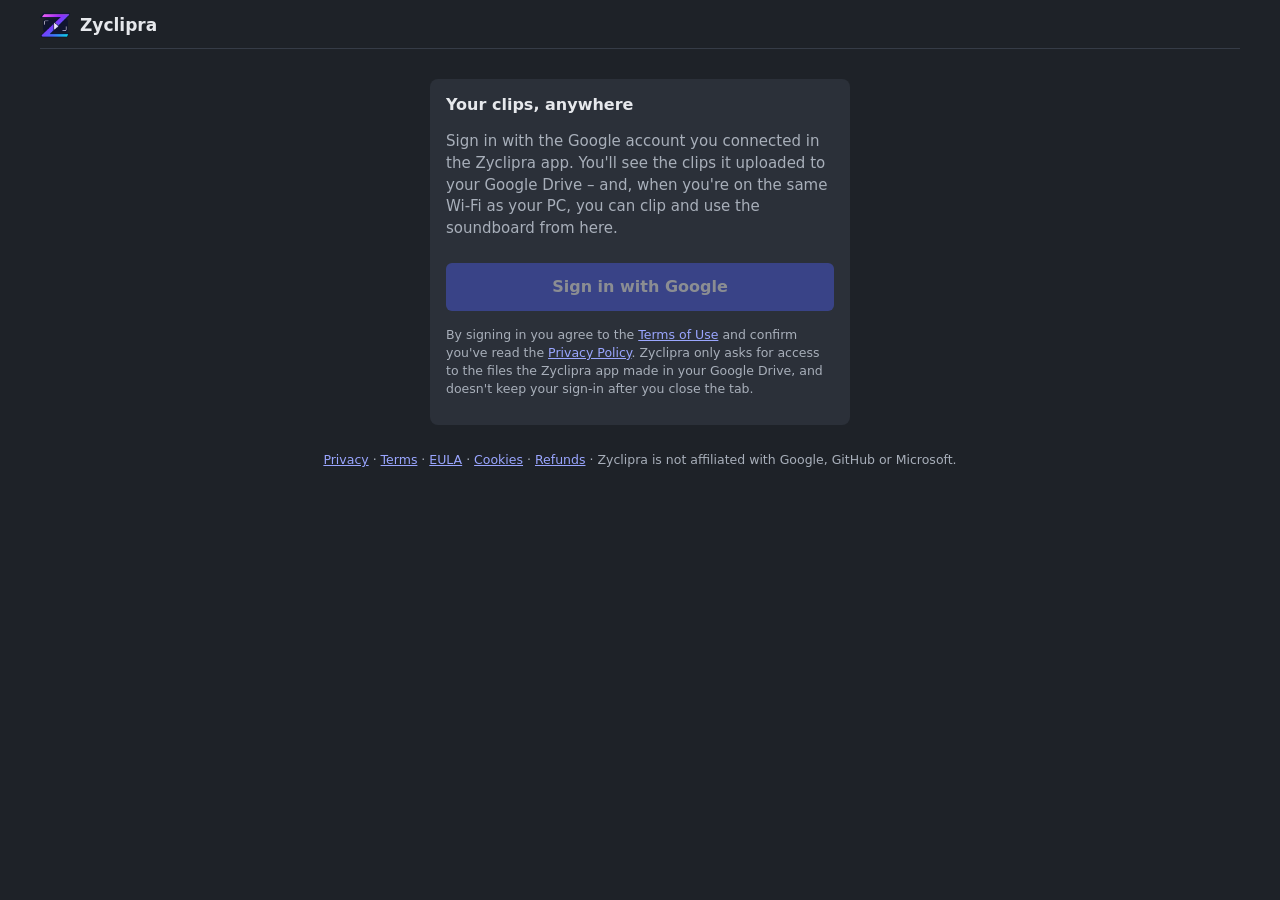
<file: index.html>
<!doctype html>
<html lang="en">
<head>
  <meta charset="utf-8">
  <meta name="viewport" content="width=device-width, initial-scale=1, viewport-fit=cover">
  <meta name="theme-color" content="#1E2228">
  <meta name="referrer" content="no-referrer">
  <!-- connect-src needs https: because your PC's home-network address (e.g. https://192.168.1.20:47820) isn't known in advance. -->
  <meta http-equiv="Content-Security-Policy" content="default-src 'self'; manifest-src 'self'; script-src 'self' https://accounts.google.com/gsi/client; style-src 'self' https://accounts.google.com/gsi/style; img-src 'self' data: blob: https://*.googleusercontent.com https://drive.google.com; media-src 'self' blob:; worker-src 'self'; connect-src 'self' https:; frame-src https://accounts.google.com; base-uri 'none'; form-action 'none'; object-src 'none'">
  <title>Zyclipra</title>
  <link rel="icon" type="image/png" href="icon.png">
  <link rel="apple-touch-icon" href="apple-touch-icon.png">
  <link rel="manifest" href="manifest.webmanifest">
  <meta name="apple-mobile-web-app-title" content="Zyclipra">
  <meta name="apple-mobile-web-app-capable" content="yes">
  <meta name="apple-mobile-web-app-status-bar-style" content="black-translucent">
  <link rel="stylesheet" href="style.css?v=6">
  <link rel="stylesheet" href="site.css?v=6">
  <script src="config.js?v=3"></script>
  <script src="https://accounts.google.com/gsi/client" async defer></script>
  <script src="app.js?v=9" defer></script>
</head>
<body>
  <header class="top">
    <img src="logo.png" alt="" class="logo" width="30" height="30">
    <span class="brand">Zyclipra</span>
    <span id="conn" class="conn" hidden><span class="conn-dot"></span><span id="conn-text" role="status" aria-live="polite">PC offline</span></span>
    <span class="grow"></span>
  </header>
  <nav id="nav" class="tabs" hidden aria-label="Sections">
    <button id="tab-home" class="tab on">Dashboard</button>
    <button id="tab-clips" class="tab">Clips</button>
    <button id="tab-sounds" class="tab">Soundboard</button>
    <button id="tab-settings" class="tab">Settings</button>
  </nav>

  <section id="login" class="card narrow">
    <h2>Your clips, anywhere</h2>
    <p class="muted">Sign in with the Google account you connected in the Zyclipra app. You'll see the clips it uploaded to your Google Drive – and, when you're on the same Wi-Fi as your PC, you can clip and use the soundboard from here.</p>
    <button id="signin" class="primary big" disabled>Sign in with Google</button>
    <p id="login-error" class="error-text" role="alert"></p>
    <p class="muted small">By signing in you agree to the <a href="terms.html">Terms of Use</a> and confirm you've read the <a href="privacy.html">Privacy Policy</a>.
      Zyclipra only asks for access to the files the Zyclipra app made in your Google Drive, and doesn't keep your sign-in after you close the tab.</p>
  </section>

  <!-- Dashboard -->
  <main id="home-view" class="view" hidden>
    <section id="pc-card" class="card">
      <div class="row between">
        <div><h2 id="pc-title">Your PC</h2><p id="pc-state" class="muted small">Looking for your PC…</p></div>
        <button id="pc-retry" class="ghost">Retry</button>
      </div>
      <div id="pc-help" hidden>
        <p class="small">Can't reach your PC from here. Check that:</p>
        <ul class="small muted help-list">
          <li>Zyclipra is running and <b>Settings › Hosting › Zyclipra website</b> is on.</li>
          <li>This phone is on the same Wi-Fi as the PC.</li>
          <li>If your browser asked to allow access to devices on your local network, choose <b>Allow</b>.</li>
        </ul>
        <p id="pc-fp" class="muted small mono"></p>
        <div class="row wrap">
          <a id="pc-open" class="button" href="#" target="_blank" rel="noopener noreferrer">Open the PC's own dashboard</a>
        </div>
      </div>
    </section>
    <div id="controls" hidden>
      <button id="clip-it" class="clip-it" disabled>
        <span class="clip-it-label">⚡ Clip it</span>
        <span id="clip-it-sub" class="clip-it-sub">–</span>
      </button>
      <div class="action-row">
        <button id="rec-btn" class="action rec"><span id="rec-icon">●</span><span id="rec-text">Record</span><span id="rec-timer" class="timer"></span></button>
        <button id="shot-btn" class="action">📷<span>Screenshot</span></button>
      </div>
      <section class="card">
        <div class="row between">
          <div><h2>Instant replay</h2><p id="replay-state" class="muted small">–</p></div>
          <label class="switch"><input type="checkbox" id="replay-switch" aria-label="Instant replay on or off"><span></span></label>
        </div>
        <label class="field inline">Keep the last
          <select id="replay-length" aria-label="Instant replay length">
            <option value="15">15 s</option><option value="30">30 s</option><option value="60">1 min</option>
            <option value="120">2 min</option><option value="180">3 min</option><option value="300">5 min</option>
          </select>
        </label>
      </section>
    </div>
    <section class="card">
      <div class="row between"><h2>Latest clips</h2><button id="see-clips" class="ghost">All clips ›</button></div>
      <div id="recent" class="clip-grid"></div>
    </section>
  </main>

  <!-- Clips (from Google Drive) -->
  <main id="clips-view" class="view" hidden>
    <div class="toolbar">
      <select id="source" aria-label="Where" hidden>
        <option value="pc">On this PC</option>
        <option value="drive">On Google Drive</option>
      </select>
      <input id="search" type="search" placeholder="Search clips" aria-label="Search clips">
      <select id="kind" aria-label="Show">
        <option value="">Everything</option>
        <option value="video">Videos</option>
        <option value="image">Screenshots</option>
      </select>
    </div>
    <p id="clip-stats" class="muted small"></p>
    <div id="clip-grid" class="clip-grid"></div>
    <button id="more" class="ghost" hidden>Load more</button>
  </main>

  <!-- Soundboard -->
  <main id="sounds-view" class="view" hidden>
    <p id="sb-offline" class="card muted">The soundboard works when this device is on the same Wi-Fi as your PC. See Dashboard for help.</p>
    <div id="sb-live" hidden>
      <section class="card sb-head">
        <div class="row between">
          <h2>Soundboard</h2>
          <button id="stop-all" class="danger">■ Stop all</button>
        </div>
        <div class="gain" id="master-gain"></div>
      </section>
      <div id="sb-pages" class="chips" role="tablist"></div>
      <div id="pads" class="pads"></div>
      <p class="muted small">Sounds play on your PC, not on this phone. Rename, add sounds or change colours in the Zyclipra app.</p>
    </div>
  </main>

  <!-- Settings -->
  <main id="settings-view" class="view" hidden>
    <section class="card">
      <div class="row">
        <img id="avatar" class="avatar" alt="" width="44" height="44" hidden>
        <div class="grow"><h2 id="who">Google account</h2><p id="who-mail" class="muted"></p></div>
      </div>
      <button id="signout" class="ghost">Sign out</button>
    </section>
    <section class="card">
      <h2>Your PCs</h2>
      <div id="pcs"></div>
      <p class="muted small">Zyclipra connects to your PC directly on your home network – never through the internet. To stop this website using your PC, turn off <b>Zyclipra website</b> in the app, or press <b>Reset website link</b> to sign it out everywhere.</p>
    </section>
  </main>

  <dialog id="player" aria-labelledby="player-title">
    <div class="player-head">
      <div><h2 id="player-title"></h2><p id="player-meta" class="muted small"></p></div>
      <button id="player-close" class="ghost" aria-label="Close">✕</button>
    </div>
    <div id="player-media" class="player-media"></div>
    <div class="row wrap">
      <button id="player-download" class="primary">Download</button>
      <a id="player-drive" class="button" href="#" target="_blank" rel="noopener noreferrer">Open in Google Drive</a>
    </div>
  </dialog>

  <footer class="site-foot muted small">
    <a href="privacy.html">Privacy</a> · <a href="terms.html">Terms</a> · <a href="eula.html">EULA</a> · <a href="cookies.html">Cookies</a> · <a href="refunds.html">Refunds</a>
    <span>· Zyclipra is not affiliated with Google, GitHub or Microsoft.</span>
  </footer>

  <div id="toast" class="toast" role="status" aria-live="polite"></div>
</body>
</html>
</file>
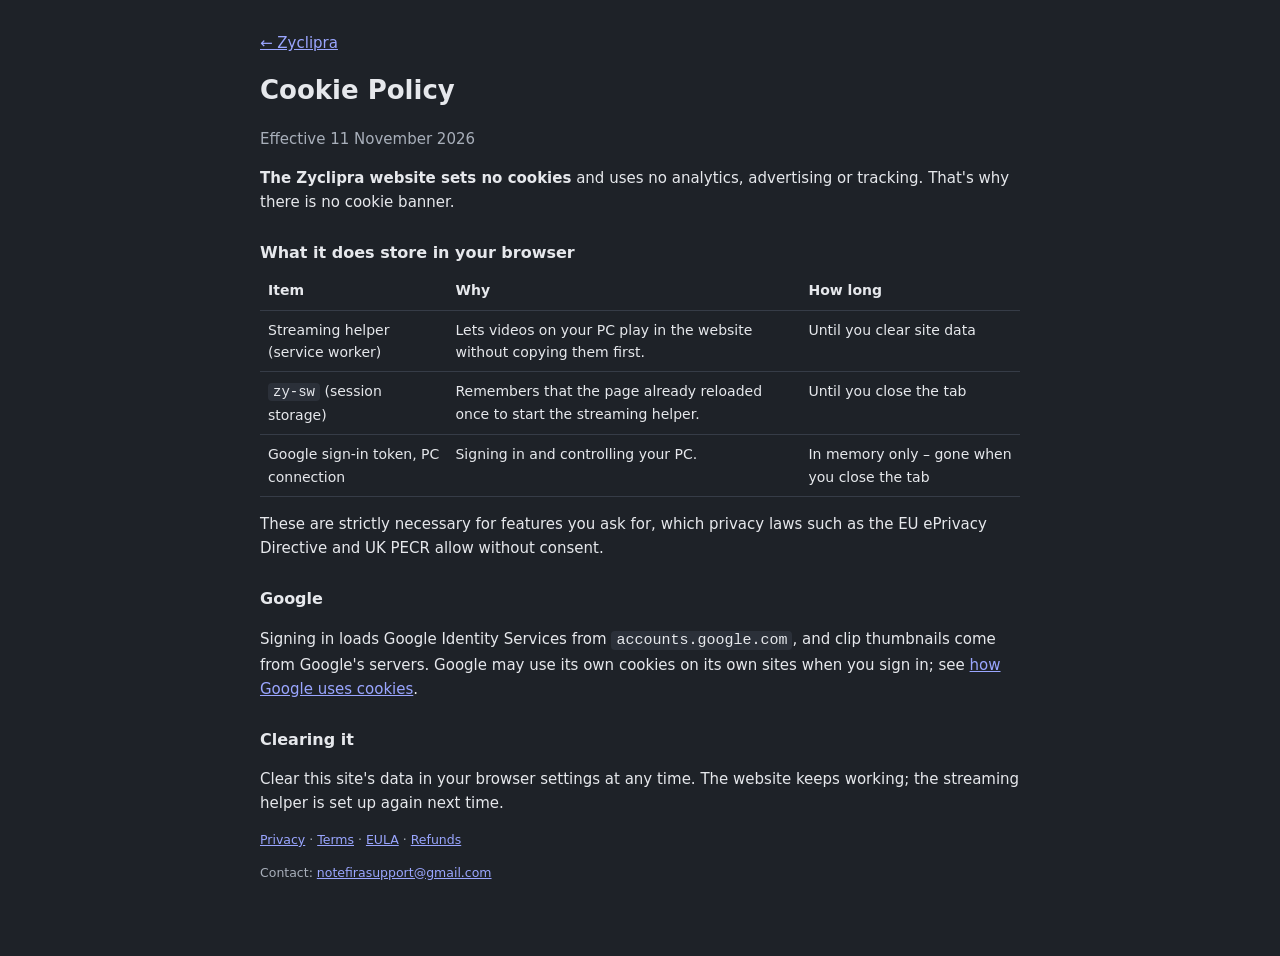
<file: cookies.html>
<!doctype html>
<html lang="en">
<head>
  <meta charset="utf-8">
  <meta name="viewport" content="width=device-width, initial-scale=1, viewport-fit=cover">
  <meta name="referrer" content="no-referrer">
  <meta http-equiv="Content-Security-Policy" content="default-src 'none'; style-src 'self'; img-src 'self'; base-uri 'none'; form-action 'none'">
  <title>Cookie Policy – Zyclipra</title>
  <link rel="icon" type="image/png" href="icon.png">
  <link rel="stylesheet" href="style.css?v=6">
  <link rel="stylesheet" href="site.css?v=6">
</head>
<body>
<main class="legal">
  <p><a href="./">← Zyclipra</a></p>
  <h1>Cookie Policy</h1>
  <p class="muted">Effective 11 November 2026</p>

  <p><b>The Zyclipra website sets no cookies</b> and uses no analytics, advertising or tracking. That's why there is no cookie banner.</p>

  <h2>What it does store in your browser</h2>
  <table class="legal-table">
    <thead><tr><th scope="col">Item</th><th scope="col">Why</th><th scope="col">How long</th></tr></thead>
    <tbody>
      <tr><td>Streaming helper (service worker)</td><td>Lets videos on your PC play in the website without copying them first.</td><td>Until you clear site data</td></tr>
      <tr><td><code>zy-sw</code> (session storage)</td><td>Remembers that the page already reloaded once to start the streaming helper.</td><td>Until you close the tab</td></tr>
      <tr><td>Google sign-in token, PC connection</td><td>Signing in and controlling your PC.</td><td>In memory only – gone when you close the tab</td></tr>
    </tbody>
  </table>
  <p>These are strictly necessary for features you ask for, which privacy laws such as the EU ePrivacy Directive and UK PECR allow without consent.</p>

  <h2>Google</h2>
  <p>Signing in loads Google Identity Services from <code>accounts.google.com</code>, and clip thumbnails come from Google's servers. Google may use its own cookies on its
    own sites when you sign in; see <a href="https://policies.google.com/technologies/cookies" rel="noopener noreferrer">how Google uses cookies</a>.</p>

  <h2>Clearing it</h2>
  <p>Clear this site's data in your browser settings at any time. The website keeps working; the streaming helper is set up again next time.</p>

  <p class="muted small"><a href="privacy.html">Privacy</a> · <a href="terms.html">Terms</a> · <a href="eula.html">EULA</a> · <a href="refunds.html">Refunds</a></p>
  <p class="muted small">Contact: <a href="mailto:notefirasupport@gmail.com">notefirasupport@gmail.com</a></p>
</main>
</body>
</html>
</file>
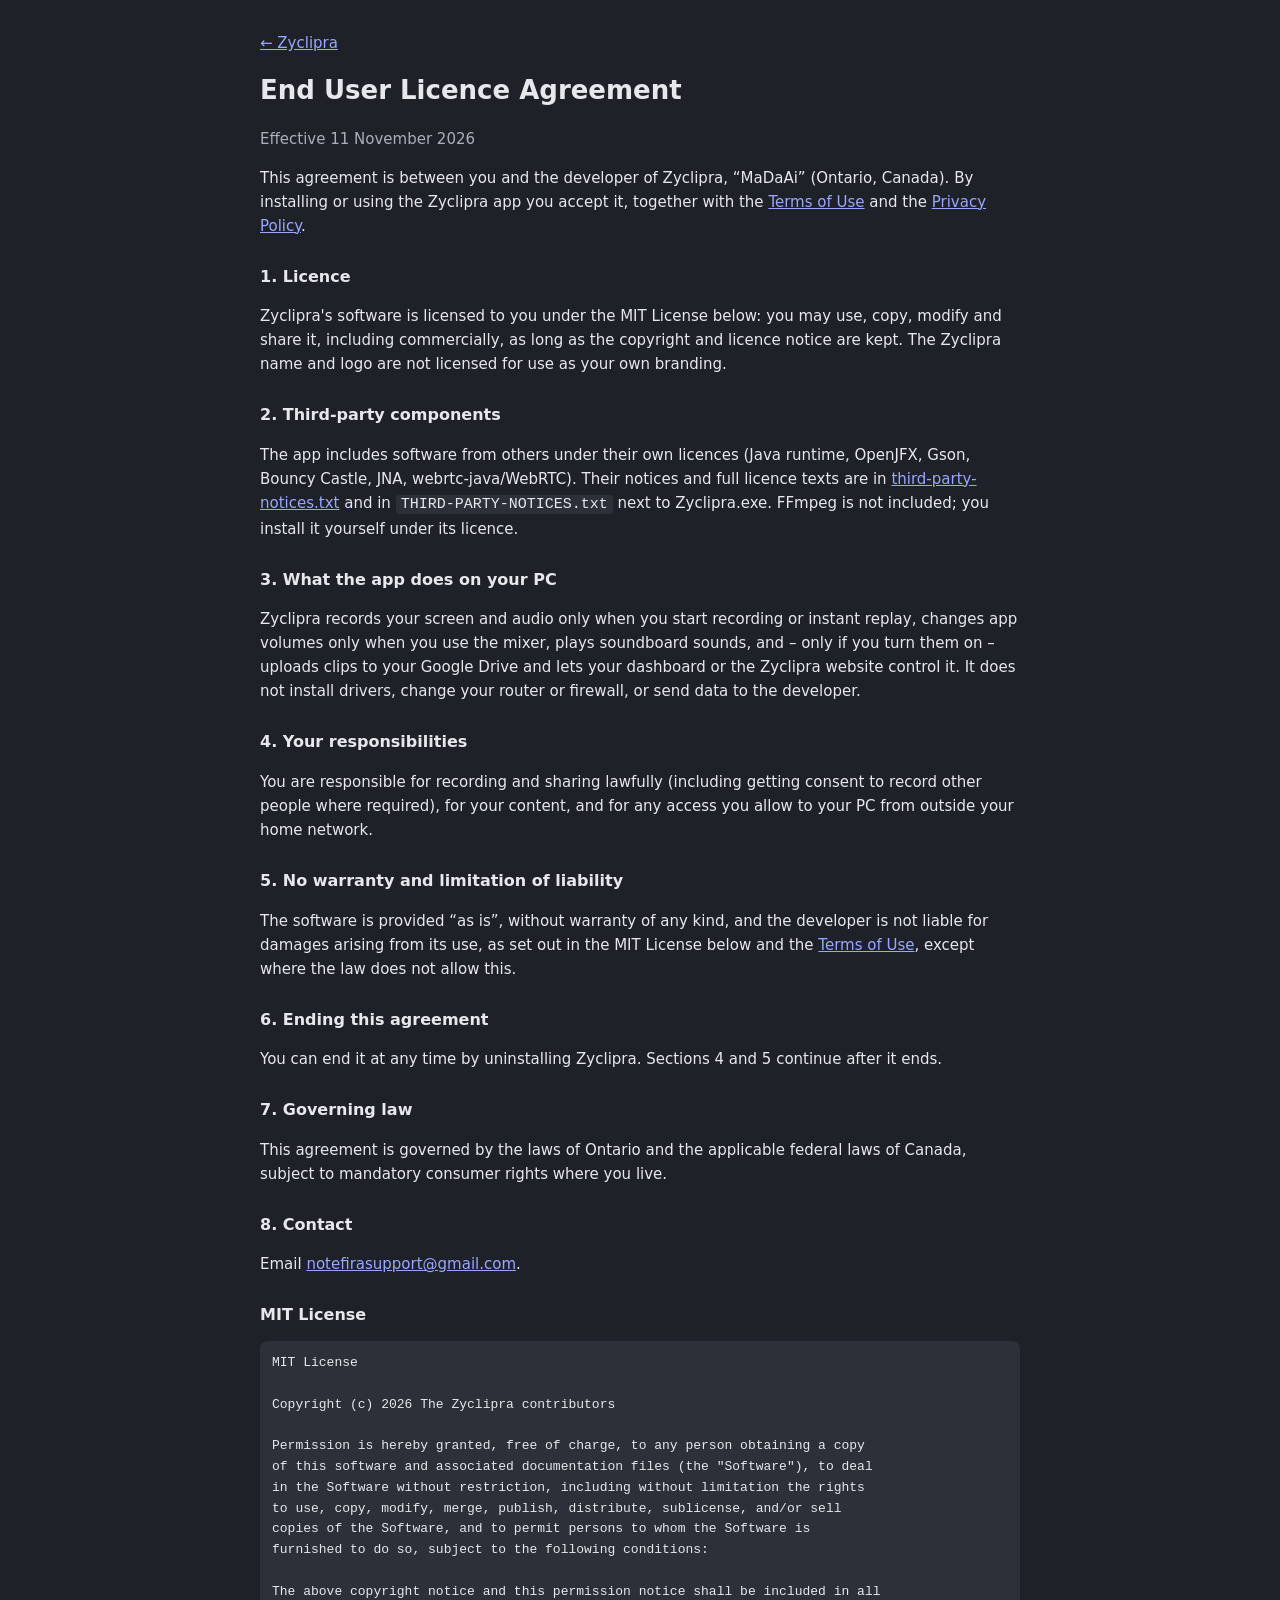
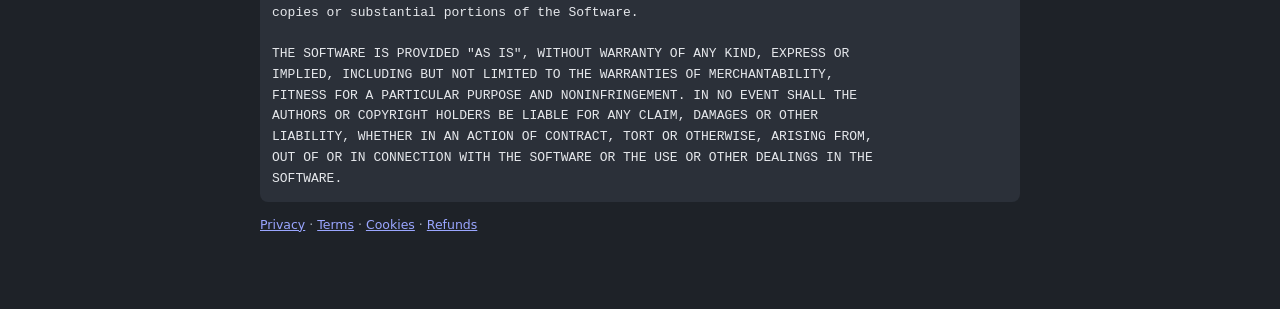
<file: eula.html>
<!doctype html>
<html lang="en">
<head>
  <meta charset="utf-8">
  <meta name="viewport" content="width=device-width, initial-scale=1, viewport-fit=cover">
  <meta name="referrer" content="no-referrer">
  <meta http-equiv="Content-Security-Policy" content="default-src 'none'; style-src 'self'; img-src 'self'; base-uri 'none'; form-action 'none'">
  <title>End User Licence Agreement – Zyclipra</title>
  <link rel="icon" type="image/png" href="icon.png">
  <link rel="stylesheet" href="style.css?v=6">
  <link rel="stylesheet" href="site.css?v=6">
</head>
<body>
<main class="legal">
  <p><a href="./">← Zyclipra</a></p>
  <h1>End User Licence Agreement</h1>
  <p class="muted">Effective 11 November 2026</p>
  <p>This agreement is between you and the developer of Zyclipra, “MaDaAi” (Ontario, Canada). By installing or using the Zyclipra app you accept it, together with the
    <a href="terms.html">Terms of Use</a> and the <a href="privacy.html">Privacy Policy</a>.</p>

  <h2>1. Licence</h2>
  <p>Zyclipra's software is licensed to you under the MIT License below: you may use, copy, modify and share it, including commercially, as long as the copyright and
    licence notice are kept. The Zyclipra name and logo are not licensed for use as your own branding.</p>

  <h2>2. Third-party components</h2>
  <p>The app includes software from others under their own licences (Java runtime, OpenJFX, Gson, Bouncy Castle, JNA, webrtc-java/WebRTC). Their notices and full licence
    texts are in <a href="third-party-notices.txt">third-party-notices.txt</a> and in <code>THIRD-PARTY-NOTICES.txt</code> next to Zyclipra.exe. FFmpeg is not included;
    you install it yourself under its licence.</p>

  <h2>3. What the app does on your PC</h2>
  <p>Zyclipra records your screen and audio only when you start recording or instant replay, changes app volumes only when you use the mixer, plays soundboard sounds,
    and – only if you turn them on – uploads clips to your Google Drive and lets your dashboard or the Zyclipra website control it. It does not install drivers, change
    your router or firewall, or send data to the developer.</p>

  <h2>4. Your responsibilities</h2>
  <p>You are responsible for recording and sharing lawfully (including getting consent to record other people where required), for your content, and for any access you
    allow to your PC from outside your home network.</p>

  <h2>5. No warranty and limitation of liability</h2>
  <p>The software is provided “as is”, without warranty of any kind, and the developer is not liable for damages arising from its use, as set out in the MIT License below
    and the <a href="terms.html">Terms of Use</a>, except where the law does not allow this.</p>

  <h2>6. Ending this agreement</h2>
  <p>You can end it at any time by uninstalling Zyclipra. Sections 4 and 5 continue after it ends.</p>

  <h2>7. Governing law</h2>
  <p>This agreement is governed by the laws of Ontario and the applicable federal laws of Canada, subject to mandatory consumer rights where you live.</p>

  <h2>8. Contact</h2>
  <p>Email <a href="mailto:notefirasupport@gmail.com">notefirasupport@gmail.com</a>.</p>

  <h2>MIT License</h2>
  <pre class="licence">MIT License

Copyright (c) 2026 The Zyclipra contributors

Permission is hereby granted, free of charge, to any person obtaining a copy
of this software and associated documentation files (the "Software"), to deal
in the Software without restriction, including without limitation the rights
to use, copy, modify, merge, publish, distribute, sublicense, and/or sell
copies of the Software, and to permit persons to whom the Software is
furnished to do so, subject to the following conditions:

The above copyright notice and this permission notice shall be included in all
copies or substantial portions of the Software.

THE SOFTWARE IS PROVIDED "AS IS", WITHOUT WARRANTY OF ANY KIND, EXPRESS OR
IMPLIED, INCLUDING BUT NOT LIMITED TO THE WARRANTIES OF MERCHANTABILITY,
FITNESS FOR A PARTICULAR PURPOSE AND NONINFRINGEMENT. IN NO EVENT SHALL THE
AUTHORS OR COPYRIGHT HOLDERS BE LIABLE FOR ANY CLAIM, DAMAGES OR OTHER
LIABILITY, WHETHER IN AN ACTION OF CONTRACT, TORT OR OTHERWISE, ARISING FROM,
OUT OF OR IN CONNECTION WITH THE SOFTWARE OR THE USE OR OTHER DEALINGS IN THE
SOFTWARE.</pre>

  <p class="muted small"><a href="privacy.html">Privacy</a> · <a href="terms.html">Terms</a> · <a href="cookies.html">Cookies</a> · <a href="refunds.html">Refunds</a></p>
</main>
</body>
</html>
</file>
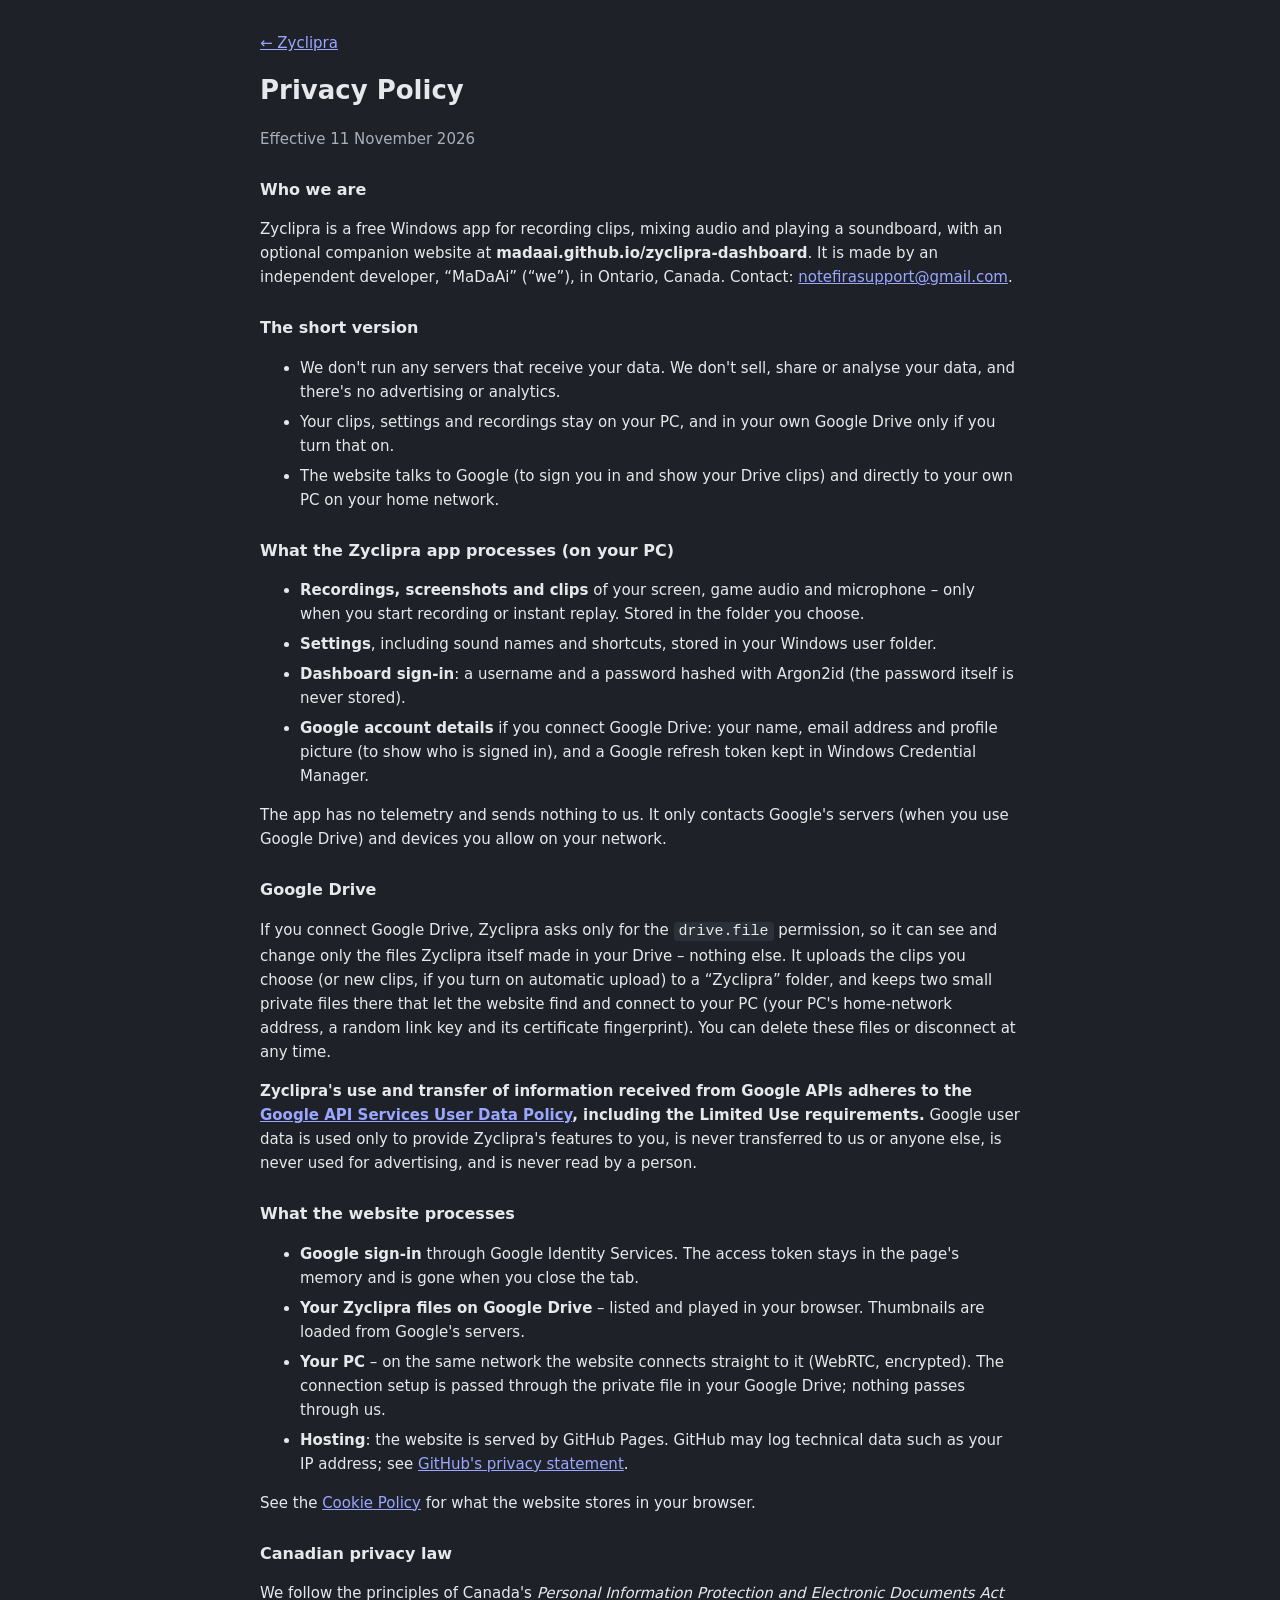
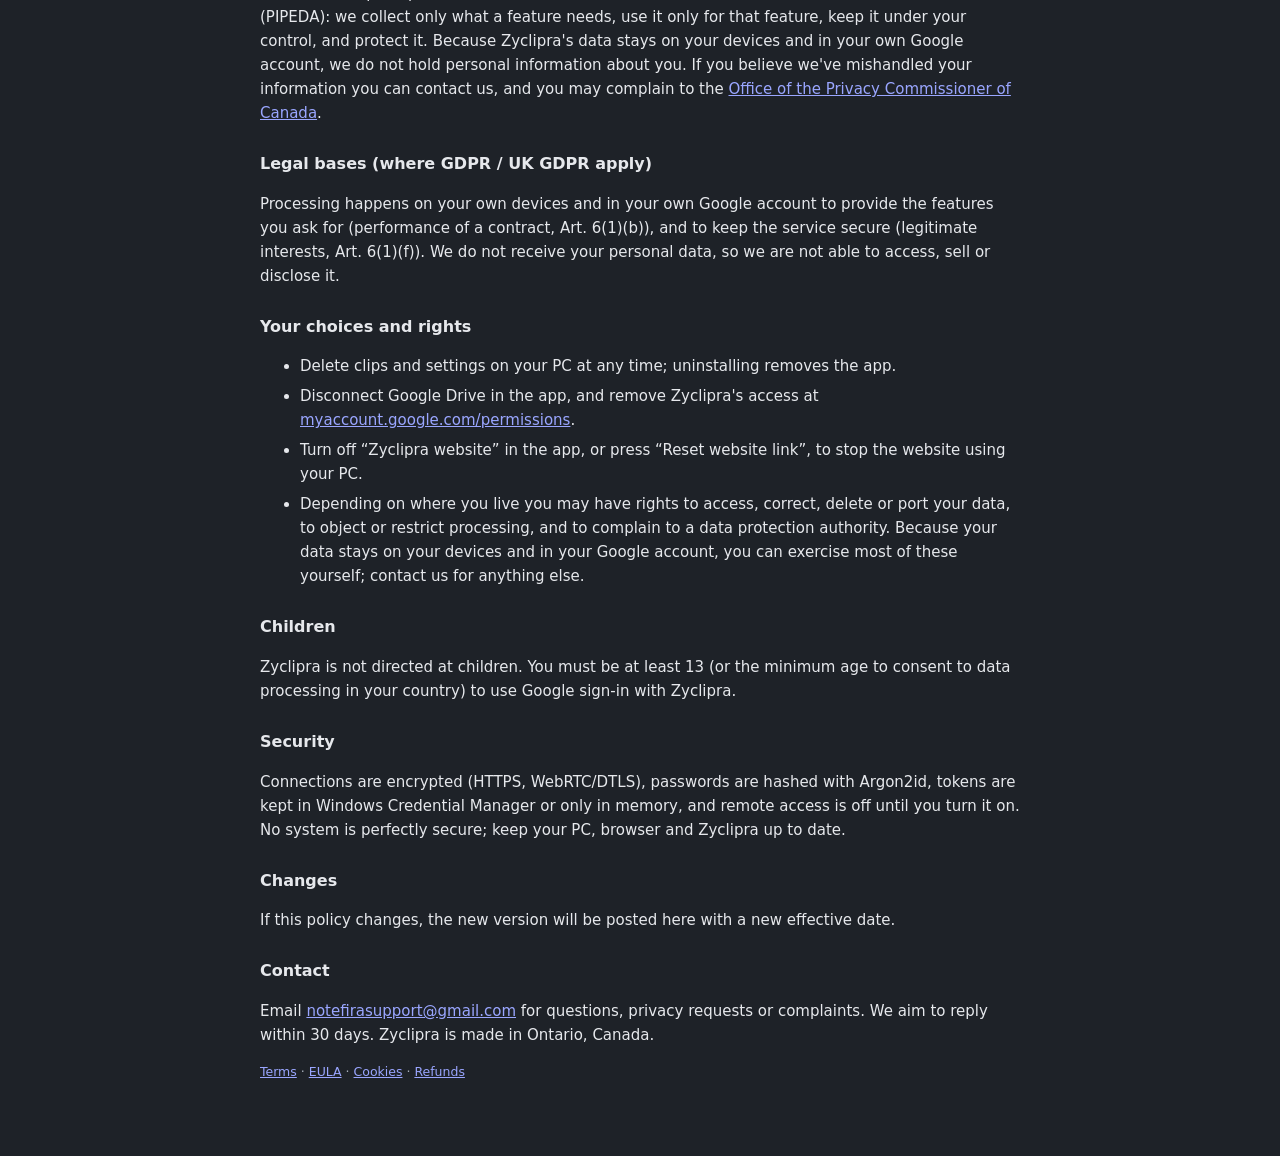
<file: privacy.html>
<!doctype html>
<html lang="en">
<head>
  <meta charset="utf-8">
  <meta name="viewport" content="width=device-width, initial-scale=1, viewport-fit=cover">
  <meta name="referrer" content="no-referrer">
  <meta http-equiv="Content-Security-Policy" content="default-src 'none'; style-src 'self'; img-src 'self'; base-uri 'none'; form-action 'none'">
  <title>Privacy Policy – Zyclipra</title>
  <link rel="icon" type="image/png" href="icon.png">
  <link rel="stylesheet" href="style.css?v=6">
  <link rel="stylesheet" href="site.css?v=6">
</head>
<body>
<main class="legal">
  <p><a href="./">← Zyclipra</a></p>
  <h1>Privacy Policy</h1>
  <p class="muted">Effective 11 November 2026</p>

  <h2>Who we are</h2>
  <p>Zyclipra is a free Windows app for recording clips, mixing audio and playing a soundboard, with an optional companion website at
    <b>madaai.github.io/zyclipra-dashboard</b>. It is made by an independent developer, “MaDaAi” (“we”), in Ontario, Canada. Contact: <a href="mailto:notefirasupport@gmail.com">notefirasupport@gmail.com</a>.</p>

  <h2>The short version</h2>
  <ul>
    <li>We don't run any servers that receive your data. We don't sell, share or analyse your data, and there's no advertising or analytics.</li>
    <li>Your clips, settings and recordings stay on your PC, and in your own Google Drive only if you turn that on.</li>
    <li>The website talks to Google (to sign you in and show your Drive clips) and directly to your own PC on your home network.</li>
  </ul>

  <h2>What the Zyclipra app processes (on your PC)</h2>
  <ul>
    <li><b>Recordings, screenshots and clips</b> of your screen, game audio and microphone – only when you start recording or instant replay. Stored in the folder you choose.</li>
    <li><b>Settings</b>, including sound names and shortcuts, stored in your Windows user folder.</li>
    <li><b>Dashboard sign-in</b>: a username and a password hashed with Argon2id (the password itself is never stored).</li>
    <li><b>Google account details</b> if you connect Google Drive: your name, email address and profile picture (to show who is signed in), and a Google refresh token kept in Windows Credential Manager.</li>
  </ul>
  <p>The app has no telemetry and sends nothing to us. It only contacts Google's servers (when you use Google Drive) and devices you allow on your network.</p>

  <h2>Google Drive</h2>
  <p>If you connect Google Drive, Zyclipra asks only for the <code>drive.file</code> permission, so it can see and change only the files Zyclipra itself made in your Drive –
    nothing else. It uploads the clips you choose (or new clips, if you turn on automatic upload) to a “Zyclipra” folder, and keeps two small private files there that let the
    website find and connect to your PC (your PC's home-network address, a random link key and its certificate fingerprint). You can delete these files or disconnect at any time.</p>
  <p><b>Zyclipra's use and transfer of information received from Google APIs adheres to the
    <a href="https://developers.google.com/terms/api-services-user-data-policy" rel="noopener noreferrer">Google API Services User Data Policy</a>, including the Limited Use requirements.</b>
    Google user data is used only to provide Zyclipra's features to you, is never transferred to us or anyone else, is never used for advertising, and is never read by a person.</p>

  <h2>What the website processes</h2>
  <ul>
    <li><b>Google sign-in</b> through Google Identity Services. The access token stays in the page's memory and is gone when you close the tab.</li>
    <li><b>Your Zyclipra files on Google Drive</b> – listed and played in your browser. Thumbnails are loaded from Google's servers.</li>
    <li><b>Your PC</b> – on the same network the website connects straight to it (WebRTC, encrypted). The connection setup is passed through the private file in your Google Drive; nothing passes through us.</li>
    <li><b>Hosting</b>: the website is served by GitHub Pages. GitHub may log technical data such as your IP address; see
      <a href="https://docs.github.com/en/site-policy/privacy-policies/github-general-privacy-statement" rel="noopener noreferrer">GitHub's privacy statement</a>.</li>
  </ul>
  <p>See the <a href="cookies.html">Cookie Policy</a> for what the website stores in your browser.</p>

  <h2>Canadian privacy law</h2>
  <p>We follow the principles of Canada's <i>Personal Information Protection and Electronic Documents Act</i> (PIPEDA): we collect only what a feature needs, use it only
    for that feature, keep it under your control, and protect it. Because Zyclipra's data stays on your devices and in your own Google account, we do not hold personal
    information about you. If you believe we've mishandled your information you can contact us, and you may complain to the
    <a href="https://www.priv.gc.ca/" rel="noopener noreferrer">Office of the Privacy Commissioner of Canada</a>.</p>

  <h2>Legal bases (where GDPR / UK GDPR apply)</h2>
  <p>Processing happens on your own devices and in your own Google account to provide the features you ask for (performance of a contract, Art. 6(1)(b)), and to keep the
    service secure (legitimate interests, Art. 6(1)(f)). We do not receive your personal data, so we are not able to access, sell or disclose it.</p>

  <h2>Your choices and rights</h2>
  <ul>
    <li>Delete clips and settings on your PC at any time; uninstalling removes the app.</li>
    <li>Disconnect Google Drive in the app, and remove Zyclipra's access at <a href="https://myaccount.google.com/permissions" rel="noopener noreferrer">myaccount.google.com/permissions</a>.</li>
    <li>Turn off “Zyclipra website” in the app, or press “Reset website link”, to stop the website using your PC.</li>
    <li>Depending on where you live you may have rights to access, correct, delete or port your data, to object or restrict processing, and to complain to a data protection authority.
      Because your data stays on your devices and in your Google account, you can exercise most of these yourself; contact us for anything else.</li>
  </ul>

  <h2>Children</h2>
  <p>Zyclipra is not directed at children. You must be at least 13 (or the minimum age to consent to data processing in your country) to use Google sign-in with Zyclipra.</p>

  <h2>Security</h2>
  <p>Connections are encrypted (HTTPS, WebRTC/DTLS), passwords are hashed with Argon2id, tokens are kept in Windows Credential Manager or only in memory, and remote access is off
    until you turn it on. No system is perfectly secure; keep your PC, browser and Zyclipra up to date.</p>

  <h2>Changes</h2>
  <p>If this policy changes, the new version will be posted here with a new effective date.</p>

  <h2 id="contact">Contact</h2>
  <p>Email <a href="mailto:notefirasupport@gmail.com">notefirasupport@gmail.com</a> for questions, privacy requests or complaints. We aim to reply within 30 days.
    Zyclipra is made in Ontario, Canada.</p>

  <p class="muted small"><a href="terms.html">Terms</a> · <a href="eula.html">EULA</a> · <a href="cookies.html">Cookies</a> · <a href="refunds.html">Refunds</a></p>
</main>
</body>
</html>
</file>
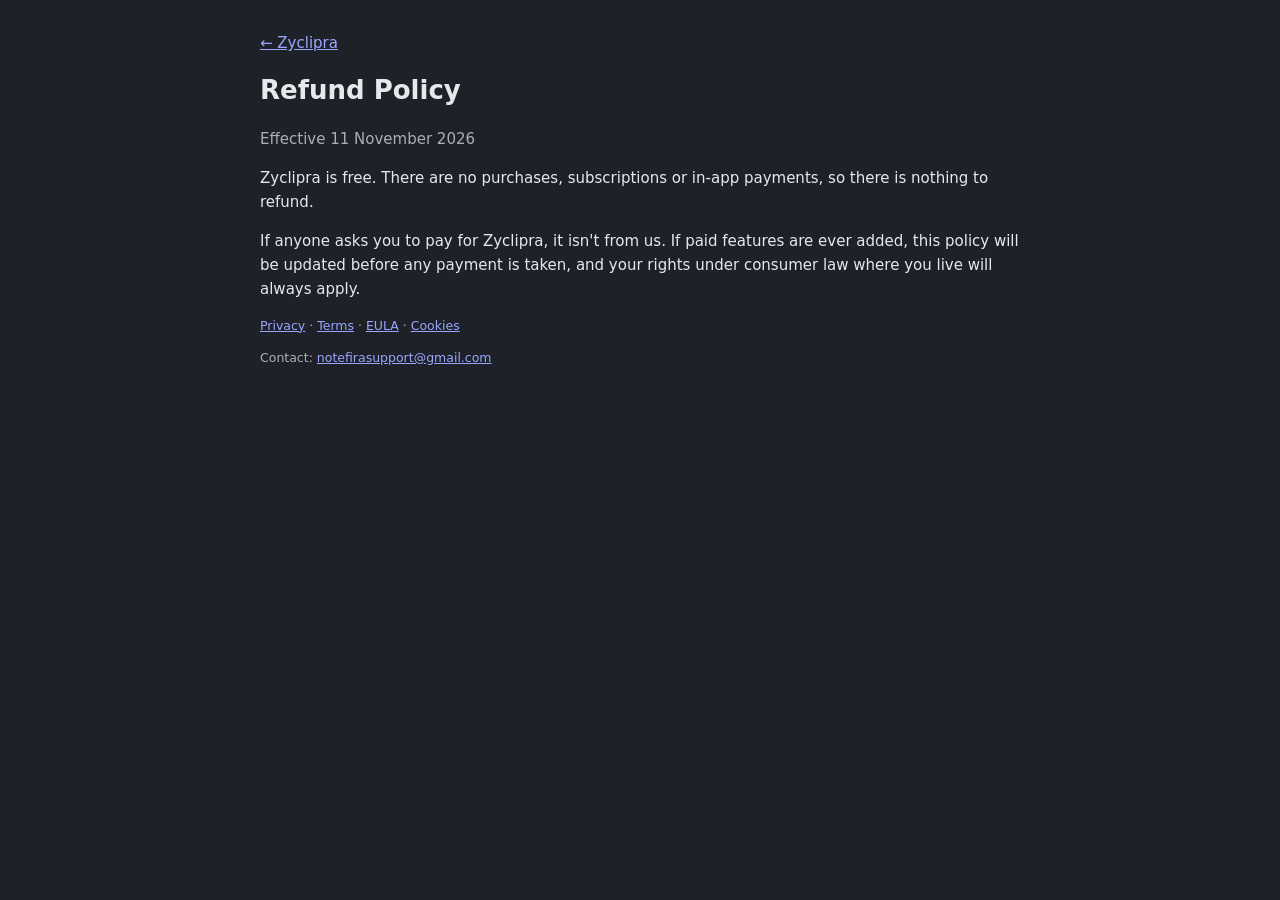
<file: refunds.html>
<!doctype html>
<html lang="en">
<head>
  <meta charset="utf-8">
  <meta name="viewport" content="width=device-width, initial-scale=1, viewport-fit=cover">
  <meta name="referrer" content="no-referrer">
  <meta http-equiv="Content-Security-Policy" content="default-src 'none'; style-src 'self'; img-src 'self'; base-uri 'none'; form-action 'none'">
  <title>Refund Policy – Zyclipra</title>
  <link rel="icon" type="image/png" href="icon.png">
  <link rel="stylesheet" href="style.css?v=6">
  <link rel="stylesheet" href="site.css?v=6">
</head>
<body>
<main class="legal">
  <p><a href="./">← Zyclipra</a></p>
  <h1>Refund Policy</h1>
  <p class="muted">Effective 11 November 2026</p>
  <p>Zyclipra is free. There are no purchases, subscriptions or in-app payments, so there is nothing to refund.</p>
  <p>If anyone asks you to pay for Zyclipra, it isn't from us. If paid features are ever added, this policy will be updated before any payment is taken, and your rights
    under consumer law where you live will always apply.</p>
  <p class="muted small"><a href="privacy.html">Privacy</a> · <a href="terms.html">Terms</a> · <a href="eula.html">EULA</a> · <a href="cookies.html">Cookies</a></p>
  <p class="muted small">Contact: <a href="mailto:notefirasupport@gmail.com">notefirasupport@gmail.com</a></p>
</main>
</body>
</html>
</file>
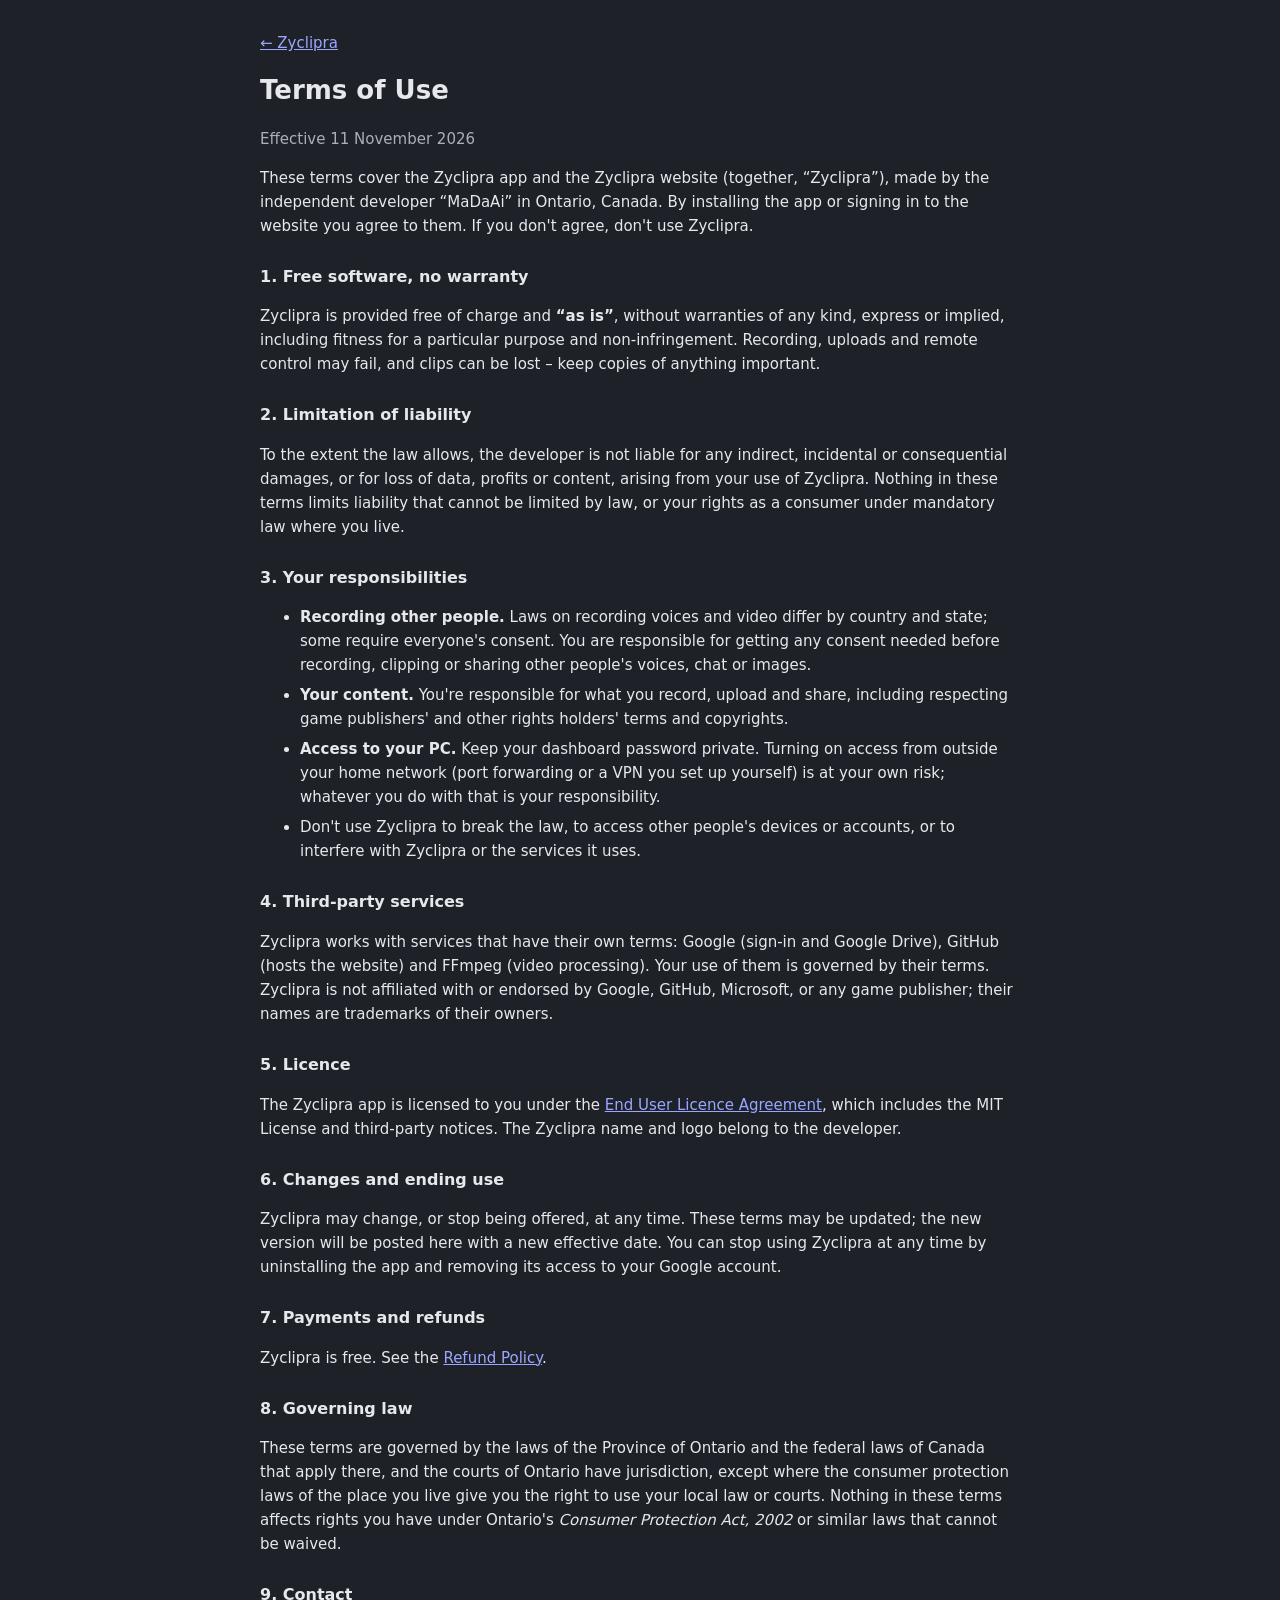
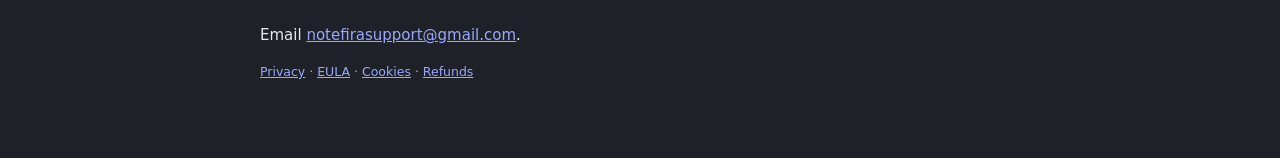
<file: terms.html>
<!doctype html>
<html lang="en">
<head>
  <meta charset="utf-8">
  <meta name="viewport" content="width=device-width, initial-scale=1, viewport-fit=cover">
  <meta name="referrer" content="no-referrer">
  <meta http-equiv="Content-Security-Policy" content="default-src 'none'; style-src 'self'; img-src 'self'; base-uri 'none'; form-action 'none'">
  <title>Terms of Use – Zyclipra</title>
  <link rel="icon" type="image/png" href="icon.png">
  <link rel="stylesheet" href="style.css?v=6">
  <link rel="stylesheet" href="site.css?v=6">
</head>
<body>
<main class="legal">
  <p><a href="./">← Zyclipra</a></p>
  <h1>Terms of Use</h1>
  <p class="muted">Effective 11 November 2026</p>

  <p>These terms cover the Zyclipra app and the Zyclipra website (together, “Zyclipra”), made by the independent developer “MaDaAi” in Ontario, Canada. By installing the app or signing in
    to the website you agree to them. If you don't agree, don't use Zyclipra.</p>

  <h2>1. Free software, no warranty</h2>
  <p>Zyclipra is provided free of charge and <b>“as is”</b>, without warranties of any kind, express or implied, including fitness for a particular purpose and
    non-infringement. Recording, uploads and remote control may fail, and clips can be lost – keep copies of anything important.</p>

  <h2>2. Limitation of liability</h2>
  <p>To the extent the law allows, the developer is not liable for any indirect, incidental or consequential damages, or for loss of data, profits or content, arising from
    your use of Zyclipra. Nothing in these terms limits liability that cannot be limited by law, or your rights as a consumer under mandatory law where you live.</p>

  <h2>3. Your responsibilities</h2>
  <ul>
    <li><b>Recording other people.</b> Laws on recording voices and video differ by country and state; some require everyone's consent. You are responsible for getting any
      consent needed before recording, clipping or sharing other people's voices, chat or images.</li>
    <li><b>Your content.</b> You're responsible for what you record, upload and share, including respecting game publishers' and other rights holders' terms and copyrights.</li>
    <li><b>Access to your PC.</b> Keep your dashboard password private. Turning on access from outside your home network (port forwarding or a VPN you set up yourself)
      is at your own risk; whatever you do with that is your responsibility.</li>
    <li>Don't use Zyclipra to break the law, to access other people's devices or accounts, or to interfere with Zyclipra or the services it uses.</li>
  </ul>

  <h2>4. Third-party services</h2>
  <p>Zyclipra works with services that have their own terms: Google (sign-in and Google Drive), GitHub (hosts the website) and FFmpeg (video processing). Your use of them
    is governed by their terms. Zyclipra is not affiliated with or endorsed by Google, GitHub, Microsoft, or any game publisher; their names are trademarks of their owners.</p>

  <h2>5. Licence</h2>
  <p>The Zyclipra app is licensed to you under the <a href="eula.html">End User Licence Agreement</a>, which includes the MIT License and third-party notices.
    The Zyclipra name and logo belong to the developer.</p>

  <h2>6. Changes and ending use</h2>
  <p>Zyclipra may change, or stop being offered, at any time. These terms may be updated; the new version will be posted here with a new effective date. You can stop
    using Zyclipra at any time by uninstalling the app and removing its access to your Google account.</p>

  <h2>7. Payments and refunds</h2>
  <p>Zyclipra is free. See the <a href="refunds.html">Refund Policy</a>.</p>

  <h2>8. Governing law</h2>
  <p>These terms are governed by the laws of the Province of Ontario and the federal laws of Canada that apply there, and the courts of Ontario have jurisdiction,
    except where the consumer protection laws of the place you live give you the right to use your local law or courts. Nothing in these terms affects rights you
    have under Ontario's <i>Consumer Protection Act, 2002</i> or similar laws that cannot be waived.</p>

  <h2>9. Contact</h2>
  <p>Email <a href="mailto:notefirasupport@gmail.com">notefirasupport@gmail.com</a>.</p>

  <p class="muted small"><a href="privacy.html">Privacy</a> · <a href="eula.html">EULA</a> · <a href="cookies.html">Cookies</a> · <a href="refunds.html">Refunds</a></p>
</main>
</body>
</html>
</file>
<file: style.css>
/* Zyclipra dashboard – same slate palette as the desktop app, built phone-first. */
:root { --accent: #5B6CF9; --bg: #1E2228; --card: #2B3039; --card2: #343A45; --well: #20242B; --line: #363C47; --text: #E6E8EC; --muted: #A8AFBA;
        --danger: #F04452; --danger-text: #FF7580; --danger-strong: #C82434; --accent-strong: #4C5CE6; --ok: #2BD9A0; --warn: #F5A524; --amp: #F5A524; }
* { box-sizing: border-box; }
[hidden] { display: none !important; }
html { -webkit-text-size-adjust: 100%; }
body { margin: 0; background: var(--bg); color: var(--text); font: 15px/1.45 "Segoe UI", system-ui, -apple-system, sans-serif;
       padding: 0 max(12px, env(safe-area-inset-right)) calc(24px + env(safe-area-inset-bottom)) max(12px, env(safe-area-inset-left)); overflow-x: hidden; }
.grow { flex: 1; }
.muted { color: var(--muted); }
.small { font-size: 12.5px; }
.center { text-align: center; }
.caps { text-transform: uppercase; letter-spacing: .3px; }
.error-text { color: var(--danger-text); }
.ok-text { color: var(--ok); }
.warn-text { color: var(--warn); }
h2 { font-size: 16px; margin: 0 0 6px; }
h3 { font-size: 14px; margin: 16px 0 6px; }

/* header + navigation */
.top { position: sticky; top: 0; z-index: 5; background: var(--bg); display: flex; flex-wrap: wrap; align-items: center; gap: 8px 10px;
       padding: calc(10px + env(safe-area-inset-top)) 0 8px; border-bottom: 1px solid var(--line); margin-bottom: 12px; max-width: 1200px; margin-inline: auto; }
.brand { font-weight: 700; font-size: 17px; }
.conn { display: inline-flex; align-items: center; gap: 6px; font-size: 12.5px; color: var(--muted); background: var(--card); padding: 3px 9px; border-radius: 999px; }
.conn-dot { width: 8px; height: 8px; border-radius: 50%; background: var(--muted); }
.conn-online .conn-dot { background: var(--ok); }
.conn-interrupted .conn-dot, .conn-signin .conn-dot { background: var(--danger); }
.conn-connecting .conn-dot { background: var(--warn); }
.tabs { display: flex; gap: 4px; width: 100%; }
.tab { flex: 1; background: transparent; border: none; color: var(--muted); font-weight: 600; font-size: 14px; padding: 9px 4px; border-radius: 6px; min-height: 40px; }
.tab.on { background: var(--accent-strong); color: #fff; }
@media (min-width: 760px) { .tabs { max-width: 1200px; margin: -4px auto 12px; } .tab { flex: none; padding: 8px 14px; } }
/* Phones: the sections become a bottom bar above the home indicator. */
@media (max-width: 759px) {
  .tabs { position: fixed; left: 0; right: 0; bottom: 0; top: auto; height: auto; align-items: center; z-index: 6; background: var(--bg); border-top: 1px solid var(--line);
          padding: 6px max(8px, env(safe-area-inset-right)) calc(6px + env(safe-area-inset-bottom)) max(8px, env(safe-area-inset-left)); }
  .tabs[hidden] { display: none; }
  body:has(#nav:not([hidden])) { padding-bottom: calc(76px + env(safe-area-inset-bottom)); }
  body:has(#nav:not([hidden])) .toast { bottom: calc(70px + env(safe-area-inset-bottom)); }
}

main.view, #login { max-width: 1200px; margin: 0 auto; }
#login { margin-top: 30px; }
.narrow { max-width: 420px !important; }
.card { background: var(--card); border-radius: 8px; padding: 14px 16px; margin-bottom: 12px; }
.row { display: flex; gap: 8px; align-items: center; }
.row.wrap { flex-wrap: wrap; }
.between { justify-content: space-between; }
.stack { display: flex; flex-direction: column; gap: 10px; }

button, .button { background: var(--card2); color: var(--text); border: 1px solid transparent; border-radius: 6px; padding: 9px 14px; font: inherit;
                  cursor: pointer; text-decoration: none; display: inline-flex; align-items: center; justify-content: center; gap: 6px; min-height: 40px;
                  touch-action: manipulation; -webkit-tap-highlight-color: transparent; }
button:hover, .button:hover { filter: brightness(1.12); }
button:disabled { opacity: .45; cursor: default; filter: none; }
button:focus-visible, input:focus-visible, select:focus-visible, .button:focus-visible { outline: 2px solid var(--accent); outline-offset: 2px; }
button.busy { opacity: .7; }
.primary { background: var(--accent-strong); color: #fff; font-weight: 600; }
.danger { background: var(--danger-strong); color: #fff; font-weight: 600; }
.ghost { background: transparent; white-space: nowrap; }
.big { min-height: 48px; font-size: 16px; }
input, select { background: var(--well); color: var(--text); border: 1px solid #4A505C; border-radius: 6px; padding: 9px 10px; font: inherit; min-height: 40px; max-width: 100%; }
.field { display: flex; flex-direction: column; gap: 4px; font-size: 13px; color: var(--muted); }
.field input, .field select { color: var(--text); }
.field.inline { flex-direction: row; align-items: center; gap: 10px; margin-top: 10px; }
.check { display: flex; gap: 10px; align-items: center; padding: 6px 0; min-height: 36px; }
.check input { width: 20px; height: 20px; min-height: 0; accent-color: var(--accent); }
details { margin: 10px 0; }
summary { cursor: pointer; padding: 8px 0; font-weight: 600; }

/* switch */
.switch { position: relative; width: 52px; height: 30px; flex: none; }
.switch input { position: absolute; inset: 0; opacity: 0; margin: 0; min-height: 0; width: 100%; height: 100%; cursor: pointer; }
.switch span { position: absolute; inset: 0; background: #4A505C; border-radius: 999px; transition: background .15s; pointer-events: none; }
.switch span::after { content: ""; position: absolute; left: 4px; top: 4px; width: 22px; height: 22px; border-radius: 50%; background: #E8EAF0; transition: transform .15s; }
.switch input:checked + span { background: var(--accent); }
.switch input:checked + span::after { transform: translateX(22px); }

/* dashboard */
.clip-it { width: 100%; min-height: 120px; flex-direction: column; gap: 4px; border-radius: 12px; background: linear-gradient(135deg, #7A4DFF, var(--accent) 55%, #00B8D9);
           color: #fff; margin-bottom: 12px; box-shadow: 0 6px 22px rgba(91, 108, 249, .35); }
.clip-it.off { background: var(--card2); box-shadow: none; }
.clip-it-label { font-size: 30px; font-weight: 800; letter-spacing: .5px; }
.clip-it-sub { font-size: 13px; opacity: .9; }
.action-row { display: grid; grid-template-columns: 1fr 1fr; gap: 12px; margin-bottom: 12px; }
.action { flex-direction: column; min-height: 84px; font-size: 22px; border-radius: 12px; background: var(--card); }
.action span:not(.timer) { font-size: 14px; font-weight: 600; }
.action.rec #rec-icon { color: var(--danger); font-size: 22px; }
.action.rec.on { background: var(--danger-strong); color: #fff; }
.action.rec.on #rec-icon { color: #fff; }
.timer { font-size: 15px; font-variant-numeric: tabular-nums; font-weight: 700; }
.recent { display: grid; grid-template-columns: repeat(2, 1fr); gap: 10px; }
@media (min-width: 760px) { .recent { grid-template-columns: repeat(4, 1fr); } .clip-it { min-height: 140px; } }

/* clips */
.toolbar { display: flex; gap: 8px; flex-wrap: wrap; margin-bottom: 4px; }
.toolbar input[type=search] { flex: 1 1 100%; }
.toolbar select { flex: 1 1 0; min-width: 0; }
@media (min-width: 760px) { .toolbar input[type=search] { flex: 1 1 220px; } .toolbar select { flex: 0 0 auto; } }
.day { font-size: 13px; margin: 16px 0 8px; text-transform: uppercase; }
.clip-grid { display: grid; grid-template-columns: repeat(auto-fill, minmax(min(100%, 260px), 1fr)); gap: 12px; }
.clip-card { padding: 0; background: var(--card); border-radius: 8px; overflow: hidden; text-align: left; flex-direction: column; align-items: stretch; border: 2px solid transparent; min-height: 0; }
.clip-card:focus-visible { border-color: var(--accent); outline: none; }
.thumb { position: relative; aspect-ratio: 16 / 9; background: #14171C; }
.thumb img { width: 100%; height: 100%; object-fit: cover; display: block; }
.thumb.no-thumb::after { content: "▶"; position: absolute; inset: 0; display: grid; place-items: center; color: #4A505C; font-size: 30px; }
.pill { position: absolute; top: 8px; right: 8px; background: rgba(18, 20, 25, .85); color: #fff; border-radius: 999px; padding: 2px 9px; font-size: 12px; }
.star { position: absolute; bottom: 6px; right: 8px; color: var(--warn); }
.new { position: absolute; top: 8px; left: 8px; background: var(--ok); color: #10131A; border-radius: 4px; padding: 2px 7px; font-size: 11px; font-weight: 700; }
.sync { position: absolute; bottom: 6px; left: 8px; background: rgba(18, 20, 25, .85); border-radius: 4px; padding: 1px 7px; font-size: 12px; }
.sync-synced { color: var(--ok); } .sync-failed, .sync-unavailable { color: var(--danger); } .sync-queued, .sync-uploading { color: var(--warn); }
.sync-text-synced, .sync-text-cloudOnly { color: var(--ok); } .sync-text-failed, .sync-text-unavailable { color: var(--danger-text); }
.sync-text-queued, .sync-text-uploading { color: var(--warn); } .sync-text-local { color: var(--muted); }
.clip-body { display: flex; flex-direction: column; gap: 1px; padding: 10px 12px 12px; }
.clip-body .game { font-size: 11px; color: var(--muted); }
.clip-body .title { font-size: 14px; overflow: hidden; text-overflow: ellipsis; white-space: nowrap; }
.clip-body .meta { font-size: 11.5px; color: var(--muted); }
.empty { padding: 30px 0; text-align: center; }

/* soundboard */
.sb-head h2 { margin: 0; }
.chips { display: flex; gap: 6px; overflow-x: auto; padding: 2px 0 8px; scrollbar-width: none; }
.chip { flex: none; background: var(--card); border-radius: 999px; padding: 6px 14px; min-height: 36px; font-size: 13.5px; }
.chip.on { background: var(--accent-strong); color: #fff; }
.pads { display: grid; grid-template-columns: repeat(2, 1fr); gap: 10px; margin-bottom: 12px; }
@media (min-width: 560px) { .pads { grid-template-columns: repeat(3, 1fr); } }
@media (min-width: 900px) { .pads { grid-template-columns: repeat(5, 1fr); } }
.sound { --pad: var(--accent); position: relative; overflow: hidden; flex-direction: column; align-items: flex-start; justify-content: flex-end; gap: 2px;
         min-height: 104px; padding: 12px; border-radius: 12px; text-align: left; background: var(--card);
         border-left: 6px solid var(--pad); transition: transform .08s ease; }
.sound.pressed { transform: scale(.96); }
.sound.playing { background: color-mix(in srgb, var(--pad) 32%, var(--card)); }
.sound.failed { box-shadow: inset 0 0 0 2px var(--danger); }
.sound-icon { font-size: 26px; line-height: 1; margin-bottom: auto; }
.sound-name { font-weight: 700; font-size: 15px; overflow: hidden; text-overflow: ellipsis; white-space: nowrap; max-width: 100%; }
.sound-meta { font-size: 12px; color: var(--muted); }
.sound-progress { position: absolute; left: 0; bottom: 0; height: 4px; width: 0; background: var(--pad); transition: width .25s linear; }
.sound-stop { position: absolute; top: 8px; right: 8px; width: 36px; height: 36px; border-radius: 50%; background: rgba(0, 0, 0, .35); display: none;
              place-items: center; font-size: 14px; }
.sound.playing .sound-stop { display: grid; }
.pads.editing .sound { outline: 2px dashed #6A7180; outline-offset: -4px; }
.pads.editing .sound-stop { display: none !important; }

/* 0–300 % gain slider: ticks at 0/100/200/300, orange above 100 % */
.gain { margin: 10px 0 4px; }
.gain-top { display: flex; justify-content: space-between; align-items: baseline; }
.gain-name { font-weight: 600; font-size: 14px; }
.gain-pct { font-variant-numeric: tabular-nums; font-weight: 700; font-size: 18px; }
.gain-pct.amp { color: var(--amp); }
.gain input[type=range] { --fill: 33.33%; width: 100%; height: 36px; margin: 2px 0 0; padding: 0; border: none; background: transparent; -webkit-appearance: none; appearance: none; min-height: 0; }
.gain input[type=range]::-webkit-slider-runnable-track { height: 8px; border-radius: 4px;
  background: linear-gradient(to right, var(--accent) 0 min(var(--fill), 33.33%), var(--amp) 33.33% var(--fill), #1B1F25 var(--fill) 100%); }
.gain input[type=range]::-moz-range-track { height: 8px; border-radius: 4px; background: #1B1F25; }
.gain input[type=range]::-moz-range-progress { height: 8px; border-radius: 4px; background: var(--accent); }
.gain input[type=range].amp::-moz-range-progress { background: var(--amp); }
.gain input[type=range]::-webkit-slider-thumb { -webkit-appearance: none; width: 26px; height: 26px; margin-top: -9px; border-radius: 50%; background: #fff; border: 3px solid var(--accent); }
.gain input[type=range].amp::-webkit-slider-thumb { border-color: var(--amp); }
.gain input[type=range]::-moz-range-thumb { width: 22px; height: 22px; border-radius: 50%; background: #fff; border: 3px solid var(--accent); }
.gain-marks { display: flex; justify-content: space-between; font-size: 11.5px; color: var(--muted); padding: 0 2px; }
.gain-marks span { position: relative; }
.gain-marks span::before { content: ""; position: absolute; left: 50%; top: -6px; width: 2px; height: 5px; background: #6A7180; }
.gain-marks span:first-child::before { left: 0; }
.gain-marks span:last-child::before { left: auto; right: 0; }

/* lists */
.q-row { display: flex; gap: 10px; align-items: center; padding: 9px 0; border-bottom: 1px solid var(--line); flex-wrap: wrap; }
.q-row .grow { display: flex; flex-direction: column; min-width: 180px; }
.q-row progress { width: 140px; accent-color: var(--accent); }
.chan { display: grid; grid-template-columns: 90px 1fr auto; gap: 10px; align-items: center; padding: 6px 0; }
.chan-name { font-weight: 600; }
.chan input[type=range] { padding: 0; border: none; background: transparent; accent-color: var(--accent); min-height: 32px; }
.mute.on { background: #4a1b22; border-color: var(--danger); color: #ffd5da; }
.avatar { border-radius: 50%; }

/* dialogs */
dialog { background: var(--card); color: var(--text); border: none; border-radius: 12px; padding: 16px; width: min(1000px, 96vw); max-height: 94vh; }
dialog::backdrop { background: rgba(8, 10, 14, .78); }
#sound-edit { width: min(520px, 96vw); }
.player-head { display: flex; justify-content: space-between; align-items: flex-start; gap: 10px; }
.player-head h2 { font-size: 17px; margin: 2px 0 10px; word-break: break-word; }
.player-head p { margin: 0; }
.player-media { background: #000; border-radius: 8px; overflow: hidden; display: grid; place-items: center; min-height: 180px; }
.player-media video, .player-media img { width: 100%; max-height: 66vh; display: block; object-fit: contain; }

.toast { position: fixed; left: 50%; transform: translateX(-50%); bottom: calc(18px + env(safe-area-inset-bottom)); max-width: calc(100vw - 24px);
         background: var(--card2); border-radius: 8px; padding: 11px 16px; opacity: 0; transition: opacity .2s; pointer-events: none; z-index: 20; }
.toast.show { opacity: 1; }
.toast.error { border-left: 4px solid var(--danger); }
</file>
<file: site.css>
/* Additions for the hosted website; everything else comes from the PC dashboard's style.css. */
#signin { width: 100%; margin-top: 8px; }
.help-list { margin: 4px 0 10px; padding-left: 20px; line-height: 1.5; }
.mono { font-family: ui-monospace, Consolas, monospace; word-break: break-all; }
#controls { display: flex; flex-direction: column; gap: 14px; }
#home-view { display: flex; flex-direction: column; gap: 14px; }
#home-view[hidden], #controls[hidden] { display: none; }
.clip-grid { display: grid; grid-template-columns: repeat(auto-fill, minmax(150px, 1fr)); gap: 10px; }
.clip-card { display: flex; flex-direction: column; padding: 0; overflow: hidden; text-align: left; }
.clip-card .thumb { aspect-ratio: 16 / 9; background: #12151A; display: grid; place-items: center; font-size: 28px; }
.clip-card .thumb img { width: 100%; height: 100%; object-fit: cover; }
.clip-card .clip-body { padding: 8px 10px; }
.pc-row { display: flex; justify-content: space-between; gap: 10px; padding: 8px 0; border-bottom: 1px solid rgba(255, 255, 255, .06); }
#more { width: 100%; margin-top: 12px; }

/* Legal pages and footer */
a { color: #9AA6FF; }
.site-foot { max-width: 1200px; margin: 24px auto 8px; text-align: center; line-height: 1.8; }
.legal { max-width: 760px; margin: 0 auto; padding: calc(16px + env(safe-area-inset-top)) 0 40px; line-height: 1.6; }
.legal h1 { font-size: 26px; margin: 8px 0 2px; }
.legal h2 { margin-top: 26px; }
.legal li { margin: 6px 0; }
.legal code { background: var(--card); padding: 1px 5px; border-radius: 4px; }
.legal-table { width: 100%; border-collapse: collapse; font-size: 14px; }
.legal-table th, .legal-table td { text-align: left; vertical-align: top; padding: 8px; border-bottom: 1px solid var(--line); }
.licence { white-space: pre-wrap; background: var(--card); padding: 12px; border-radius: 8px; font-size: 13px; }
</file>
